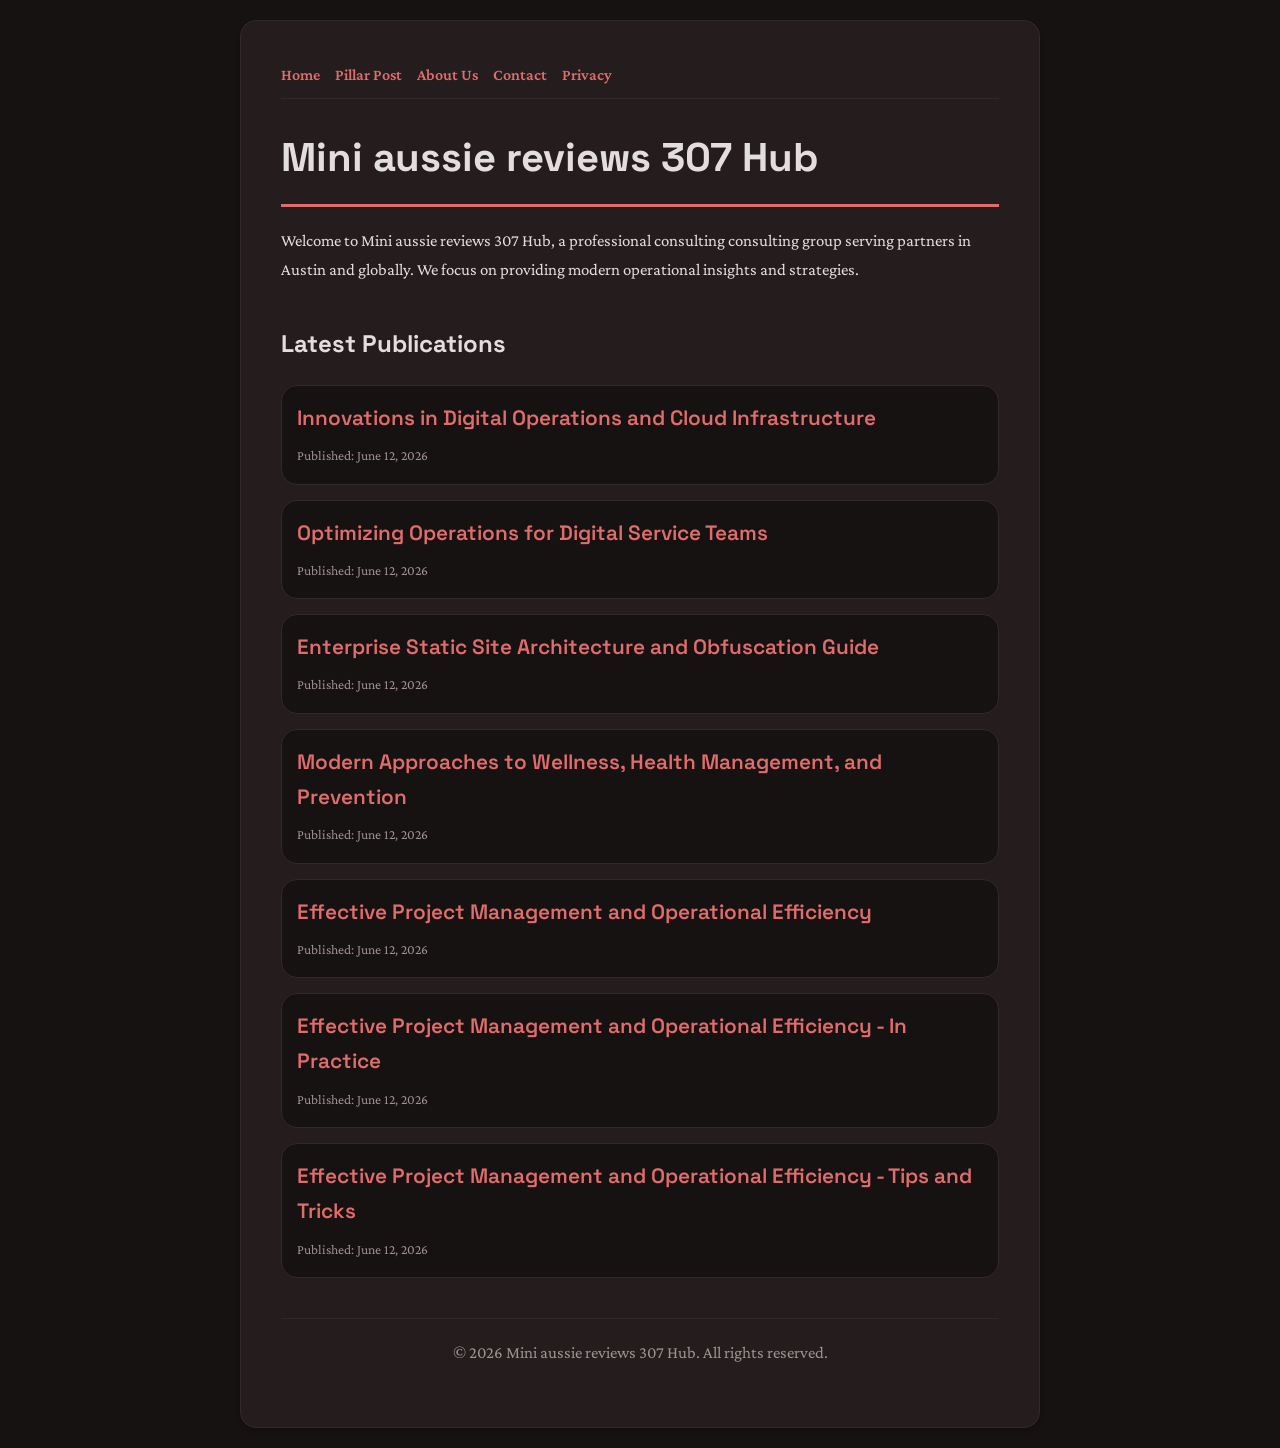
<file: index.html>
<!DOCTYPE html>
<html lang="en">
<head>
    <meta charset="UTF-8">
    <meta name="viewport" content="width=device-width, initial-scale=1.0">
    <title>Mini aussie reviews 307 Hub | Consulting - Austin</title>
    <meta name="description" content="Welcome to Mini aussie reviews 307 Hub, a professional consulting consulting group serving partners in Austin and globally. We focus on providing modern operational insights and strategies.">
    <meta name="geo.region" content="US-TX" />
    <meta name="geo.placename" content="Austin" />
    <meta name="geo.position" content="30.2672;-97.7431" />
    <meta name="ICBM" content="30.2672, -97.7431" />
    <link rel="stylesheet" href="style.css">
    <script type="application/ld+json">
{
  "@context": "https://schema.org",
  "@type": "LocalBusiness",
  "name": "Mini aussie reviews 307 Hub",
  "url": "https://mini-aussie-reviews-307.github.io",
  "telephone": "+1-512-555-0188",
  "address": {
    "@type": "PostalAddress",
    "addressLocality": "Austin",
    "addressRegion": "TX",
    "postalCode": "78701",
    "addressCountry": "US"
  },
  "geo": {
    "@type": "GeoCoordinates",
    "latitude": 30.2672,
    "longitude": -97.7431
  }
}
</script>
</head>
<body>
    
        <div class="container" style="max-width: 800px;">
            <nav style="display: flex; gap: 15px; margin-bottom: 25px; border-bottom: 1px solid var(--border-color); padding-bottom: 10px; overflow-x: auto; flex-wrap: wrap;">
            <a href="index.html">Home</a>
            <a href="innovations-in-digital-operations-and-cloud-infrastructure.html">Pillar Post</a>
            <a href="about.html">About Us</a>
            <a href="contact.html">Contact</a>
            <a href="privacy.html">Privacy</a>
        </nav>
            <h1>Mini aussie reviews 307 Hub</h1>
            <p>Welcome to Mini aussie reviews 307 Hub, a professional consulting consulting group serving partners in Austin and globally. We focus on providing modern operational insights and strategies.</p>
            <h2 style="margin-top: 40px;">Latest Publications</h2>
            <ul style="list-style-type: none; padding-left: 0;">
                <li style="background: var(--bg-color); padding: 15px; border-radius: var(--border-radius); border: 1px solid var(--border-color); margin-bottom: 15px;">
                <h3 style="margin-bottom: 5px; font-size: 1.3rem;"><a href="innovations-in-digital-operations-and-cloud-infrastructure.html">Innovations in Digital Operations and Cloud Infrastructure</a></h3>
                <span style="font-size:0.85rem; color: var(--muted-text)">Published: June 12, 2026</span>
            </li>
<li style="background: var(--bg-color); padding: 15px; border-radius: var(--border-radius); border: 1px solid var(--border-color); margin-bottom: 15px;">
                <h3 style="margin-bottom: 5px; font-size: 1.3rem;"><a href="optimizing-operations-for-digital-service-teams.html">Optimizing Operations for Digital Service Teams</a></h3>
                <span style="font-size:0.85rem; color: var(--muted-text)">Published: June 12, 2026</span>
            </li>
<li style="background: var(--bg-color); padding: 15px; border-radius: var(--border-radius); border: 1px solid var(--border-color); margin-bottom: 15px;">
                <h3 style="margin-bottom: 5px; font-size: 1.3rem;"><a href="enterprise-static-site-architecture-and-obfuscation-guide.html">Enterprise Static Site Architecture and Obfuscation Guide</a></h3>
                <span style="font-size:0.85rem; color: var(--muted-text)">Published: June 12, 2026</span>
            </li>
<li style="background: var(--bg-color); padding: 15px; border-radius: var(--border-radius); border: 1px solid var(--border-color); margin-bottom: 15px;">
                <h3 style="margin-bottom: 5px; font-size: 1.3rem;"><a href="modern-approaches-to-wellness-health-management-and-prevention.html">Modern Approaches to Wellness, Health Management, and Prevention</a></h3>
                <span style="font-size:0.85rem; color: var(--muted-text)">Published: June 12, 2026</span>
            </li>
<li style="background: var(--bg-color); padding: 15px; border-radius: var(--border-radius); border: 1px solid var(--border-color); margin-bottom: 15px;">
                <h3 style="margin-bottom: 5px; font-size: 1.3rem;"><a href="effective-project-management-and-operational-efficiency.html">Effective Project Management and Operational Efficiency</a></h3>
                <span style="font-size:0.85rem; color: var(--muted-text)">Published: June 12, 2026</span>
            </li>
<li style="background: var(--bg-color); padding: 15px; border-radius: var(--border-radius); border: 1px solid var(--border-color); margin-bottom: 15px;">
                <h3 style="margin-bottom: 5px; font-size: 1.3rem;"><a href="effective-project-management-and-operational-efficiency-in-practice.html">Effective Project Management and Operational Efficiency - In Practice</a></h3>
                <span style="font-size:0.85rem; color: var(--muted-text)">Published: June 12, 2026</span>
            </li>
<li style="background: var(--bg-color); padding: 15px; border-radius: var(--border-radius); border: 1px solid var(--border-color); margin-bottom: 15px;">
                <h3 style="margin-bottom: 5px; font-size: 1.3rem;"><a href="effective-project-management-and-operational-efficiency-tips-and-tricks.html">Effective Project Management and Operational Efficiency - Tips and Tricks</a></h3>
                <span style="font-size:0.85rem; color: var(--muted-text)">Published: June 12, 2026</span>
            </li>

            </ul>
            <footer>
                <p>&copy; 2026 Mini aussie reviews 307 Hub. All rights reserved.</p>
            </footer>
        </div>
        
</body>
</html>
</file>
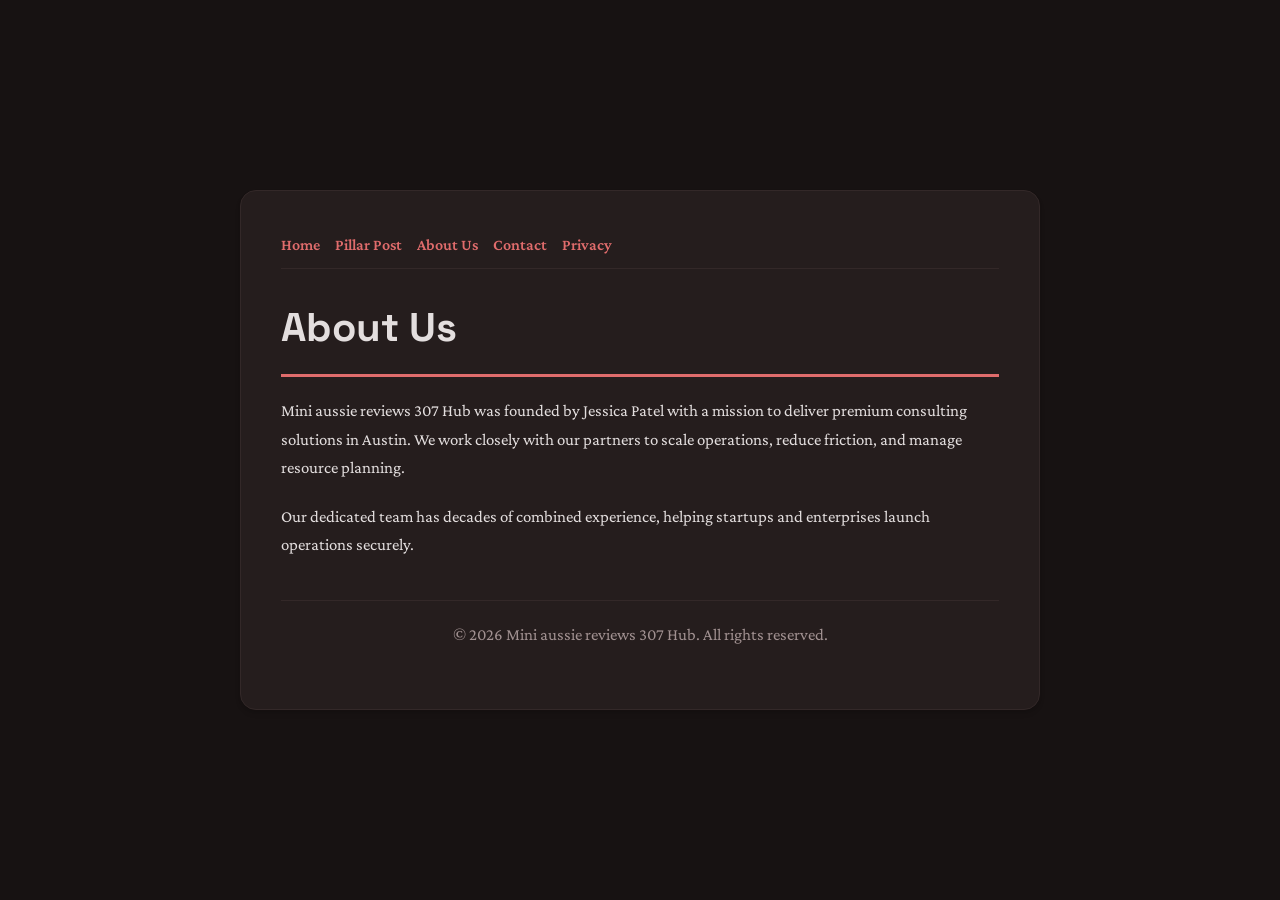
<file: about.html>
<!DOCTYPE html>
<html lang="en">
<head>
    <meta charset="UTF-8">
    <meta name="viewport" content="width=device-width, initial-scale=1.0">
    <title>About Us | Mini aussie reviews 307 Hub</title>
    <meta name="description" content="Mini aussie reviews 307 Hub was founded by Jessica Patel with a mission to deliver premium consulting solutions in Austin. We work closely with our partners to scale operations, reduce friction, and manage resource planning.">
    <meta name="geo.region" content="US-TX" />
    <meta name="geo.placename" content="Austin" />
    <meta name="geo.position" content="30.2672;-97.7431" />
    <meta name="ICBM" content="30.2672, -97.7431" />
    <link rel="stylesheet" href="style.css">
</head>
<body>
    
        <div class="container" style="max-width: 800px;">
            <nav style="display: flex; gap: 15px; margin-bottom: 25px; border-bottom: 1px solid var(--border-color); padding-bottom: 10px; overflow-x: auto; flex-wrap: wrap;">
            <a href="index.html">Home</a>
            <a href="innovations-in-digital-operations-and-cloud-infrastructure.html">Pillar Post</a>
            <a href="about.html">About Us</a>
            <a href="contact.html">Contact</a>
            <a href="privacy.html">Privacy</a>
        </nav>
            <h1>About Us</h1>
            <p>Mini aussie reviews 307 Hub was founded by Jessica Patel with a mission to deliver premium consulting solutions in Austin. We work closely with our partners to scale operations, reduce friction, and manage resource planning.</p>
            <p>Our dedicated team has decades of combined experience, helping startups and enterprises launch operations securely.</p>
            <footer>
                <p>&copy; 2026 Mini aussie reviews 307 Hub. All rights reserved.</p>
            </footer>
        </div>
        
</body>
</html>
</file>
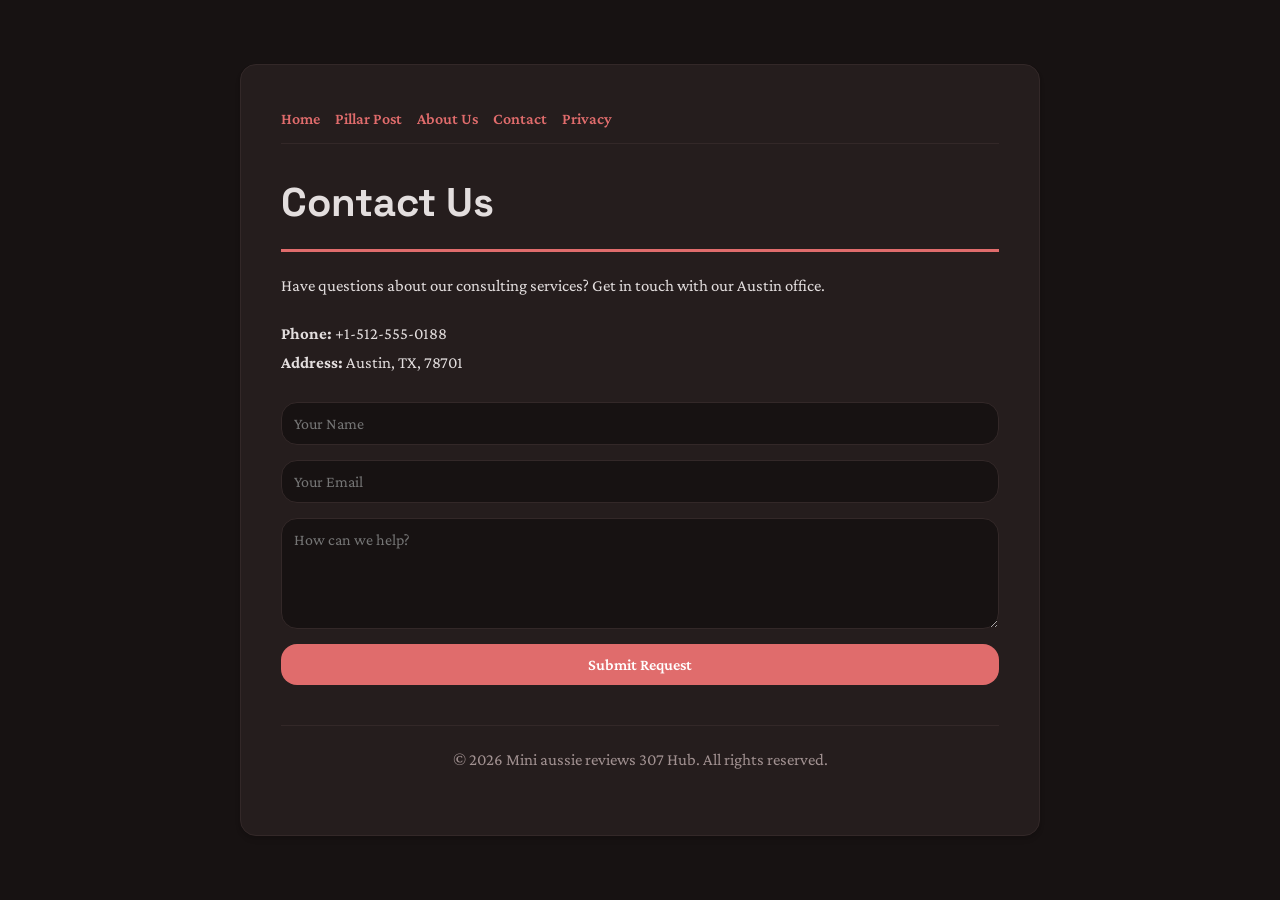
<file: contact.html>
<!DOCTYPE html>
<html lang="en">
<head>
    <meta charset="UTF-8">
    <meta name="viewport" content="width=device-width, initial-scale=1.0">
    <title>Contact Us | Mini aussie reviews 307 Hub</title>
    <meta name="description" content="Have questions about our consulting services? Get in touch with our Austin office.">
    <meta name="geo.region" content="US-TX" />
    <meta name="geo.placename" content="Austin" />
    <meta name="geo.position" content="30.2672;-97.7431" />
    <meta name="ICBM" content="30.2672, -97.7431" />
    <link rel="stylesheet" href="style.css">
</head>
<body>
    
        <div class="container" style="max-width: 800px;">
            <nav style="display: flex; gap: 15px; margin-bottom: 25px; border-bottom: 1px solid var(--border-color); padding-bottom: 10px; overflow-x: auto; flex-wrap: wrap;">
            <a href="index.html">Home</a>
            <a href="innovations-in-digital-operations-and-cloud-infrastructure.html">Pillar Post</a>
            <a href="about.html">About Us</a>
            <a href="contact.html">Contact</a>
            <a href="privacy.html">Privacy</a>
        </nav>
            <h1>Contact Us</h1>
            <p>Have questions about our consulting services? Get in touch with our Austin office.</p>
            <p><strong>Phone:</strong> +1-512-555-0188<br><strong>Address:</strong> Austin, TX, 78701</p>
            <form action="https://formspree.io/f/placeholder" method="POST">
                <input type="text" name="name" placeholder="Your Name" required>
                <input type="email" name="email" placeholder="Your Email" required>
                <textarea name="message" placeholder="How can we help?" rows="5" required></textarea>
                <button type="submit">Submit Request</button>
            </form>
            <footer>
                <p>&copy; 2026 Mini aussie reviews 307 Hub. All rights reserved.</p>
            </footer>
        </div>
        
</body>
</html>
</file>
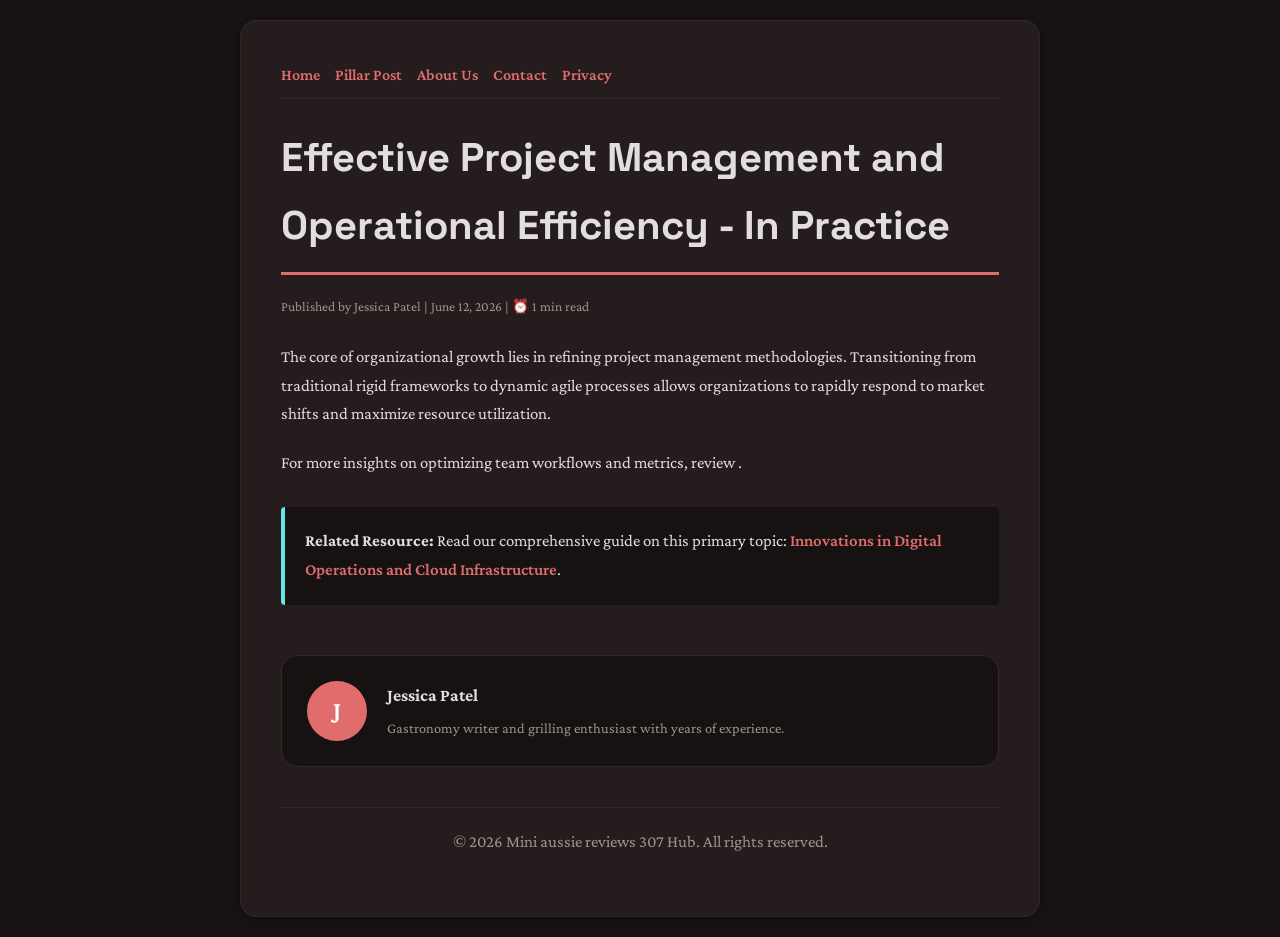
<file: effective-project-management-and-operational-efficiency-in-practice.html>
<!DOCTYPE html>
<html lang="en">
<head>
    <meta charset="UTF-8">
    <meta name="viewport" content="width=device-width, initial-scale=1.0">
    <title>Effective Project Management and Operational Efficiency - In Practice - Mini aussie reviews 307 Hub</title>
    <meta name="description" content="Effective Project Management and Operational Efficiency - In Practice">
    <meta name="geo.region" content="US-TX" />
    <meta name="geo.placename" content="Austin" />
    <meta name="geo.position" content="30.2672;-97.7431" />
    <meta name="ICBM" content="30.2672, -97.7431" />
    <link rel="stylesheet" href="style.css">
</head>
<body>
    
            <div class="container" style="max-width: 800px;">
                <nav style="display: flex; gap: 15px; margin-bottom: 25px; border-bottom: 1px solid var(--border-color); padding-bottom: 10px; overflow-x: auto; flex-wrap: wrap;">
            <a href="index.html">Home</a>
            <a href="innovations-in-digital-operations-and-cloud-infrastructure.html">Pillar Post</a>
            <a href="about.html">About Us</a>
            <a href="contact.html">Contact</a>
            <a href="privacy.html">Privacy</a>
        </nav>
                <h1>Effective Project Management and Operational Efficiency - In Practice</h1>
                <div style="font-size:0.85rem; color: var(--muted-text); margin-bottom: 25px;">
                    Published by Jessica Patel | June 12, 2026 | ⏰ 1 min read
                </div>
                <article style="margin-top: 20px;">
                    <p>The core of organizational growth lies in refining project management methodologies. Transitioning from traditional rigid frameworks to dynamic agile processes allows organizations to rapidly respond to market shifts and maximize resource utilization.</p>
<p>For more insights on optimizing team workflows and metrics, review .</p>
                    <div class="link-resource" style="margin-top: 30px; padding: 20px; border-left: 4px solid var(--accent-color); background: var(--bg-color); border-radius: 4px;"><p style="margin: 0;"><strong>Related Resource:</strong> Read our comprehensive guide on this primary topic: <a href="innovations-in-digital-operations-and-cloud-infrastructure.html">Innovations in Digital Operations and Cloud Infrastructure</a>.</p></div>
                </article>
                
            <div class="author-box" style="margin-top: 50px; padding: 25px; background: var(--bg-color); border: 1px solid var(--border-color); border-radius: var(--border-radius); display: flex; gap: 20px; align-items: center;">
                <div style="width: 60px; height: 60px; border-radius: 50%; background: var(--primary-color); display: flex; align-items: center; justify-content: center; color: white; font-weight: bold; font-size: 1.5rem;">J</div>
                <div>
                    <h4 style="margin-bottom: 5px; font-weight: bold; font-size: 1.1rem;">Jessica Patel</h4>
                    <p style="margin: 0; font-size: 0.9rem; color: var(--muted-text);">Gastronomy writer and grilling enthusiast with years of experience.</p>
                </div>
            </div>
            
                <footer>
                    <p>&copy; 2026 Mini aussie reviews 307 Hub. All rights reserved.</p>
                </footer>
            </div>
            
</body>
</html>
</file>
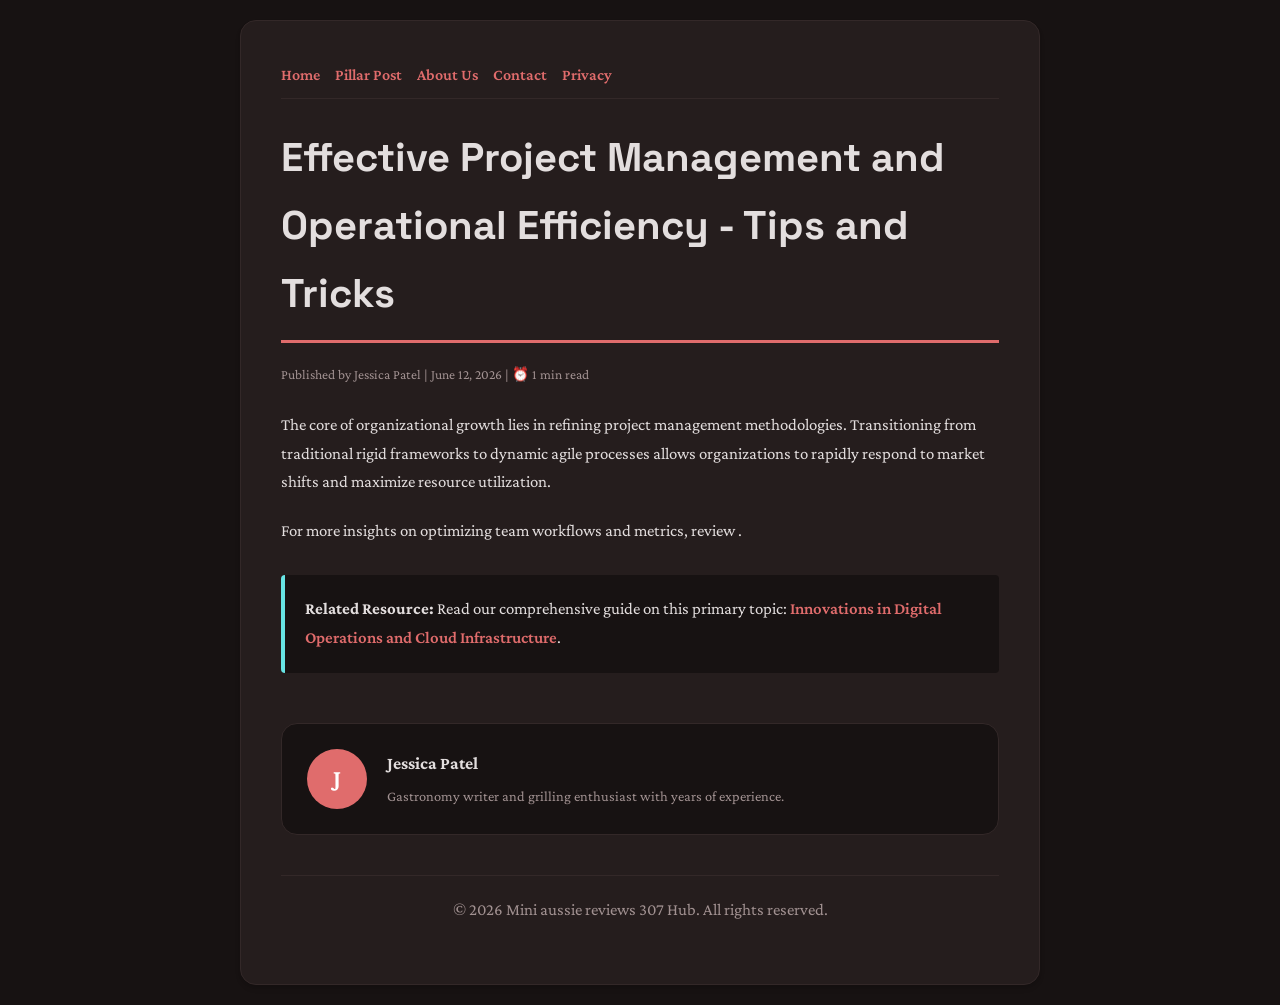
<file: effective-project-management-and-operational-efficiency-tips-and-tricks.html>
<!DOCTYPE html>
<html lang="en">
<head>
    <meta charset="UTF-8">
    <meta name="viewport" content="width=device-width, initial-scale=1.0">
    <title>Effective Project Management and Operational Efficiency - Tips and Tricks - Mini aussie reviews 307 Hub</title>
    <meta name="description" content="Effective Project Management and Operational Efficiency - Tips and Tricks">
    <meta name="geo.region" content="US-TX" />
    <meta name="geo.placename" content="Austin" />
    <meta name="geo.position" content="30.2672;-97.7431" />
    <meta name="ICBM" content="30.2672, -97.7431" />
    <link rel="stylesheet" href="style.css">
</head>
<body>
    
            <div class="container" style="max-width: 800px;">
                <nav style="display: flex; gap: 15px; margin-bottom: 25px; border-bottom: 1px solid var(--border-color); padding-bottom: 10px; overflow-x: auto; flex-wrap: wrap;">
            <a href="index.html">Home</a>
            <a href="innovations-in-digital-operations-and-cloud-infrastructure.html">Pillar Post</a>
            <a href="about.html">About Us</a>
            <a href="contact.html">Contact</a>
            <a href="privacy.html">Privacy</a>
        </nav>
                <h1>Effective Project Management and Operational Efficiency - Tips and Tricks</h1>
                <div style="font-size:0.85rem; color: var(--muted-text); margin-bottom: 25px;">
                    Published by Jessica Patel | June 12, 2026 | ⏰ 1 min read
                </div>
                <article style="margin-top: 20px;">
                    <p>The core of organizational growth lies in refining project management methodologies. Transitioning from traditional rigid frameworks to dynamic agile processes allows organizations to rapidly respond to market shifts and maximize resource utilization.</p>
<p>For more insights on optimizing team workflows and metrics, review .</p>
                    <div class="link-resource" style="margin-top: 30px; padding: 20px; border-left: 4px solid var(--accent-color); background: var(--bg-color); border-radius: 4px;"><p style="margin: 0;"><strong>Related Resource:</strong> Read our comprehensive guide on this primary topic: <a href="innovations-in-digital-operations-and-cloud-infrastructure.html">Innovations in Digital Operations and Cloud Infrastructure</a>.</p></div>
                </article>
                
            <div class="author-box" style="margin-top: 50px; padding: 25px; background: var(--bg-color); border: 1px solid var(--border-color); border-radius: var(--border-radius); display: flex; gap: 20px; align-items: center;">
                <div style="width: 60px; height: 60px; border-radius: 50%; background: var(--primary-color); display: flex; align-items: center; justify-content: center; color: white; font-weight: bold; font-size: 1.5rem;">J</div>
                <div>
                    <h4 style="margin-bottom: 5px; font-weight: bold; font-size: 1.1rem;">Jessica Patel</h4>
                    <p style="margin: 0; font-size: 0.9rem; color: var(--muted-text);">Gastronomy writer and grilling enthusiast with years of experience.</p>
                </div>
            </div>
            
                <footer>
                    <p>&copy; 2026 Mini aussie reviews 307 Hub. All rights reserved.</p>
                </footer>
            </div>
            
</body>
</html>
</file>
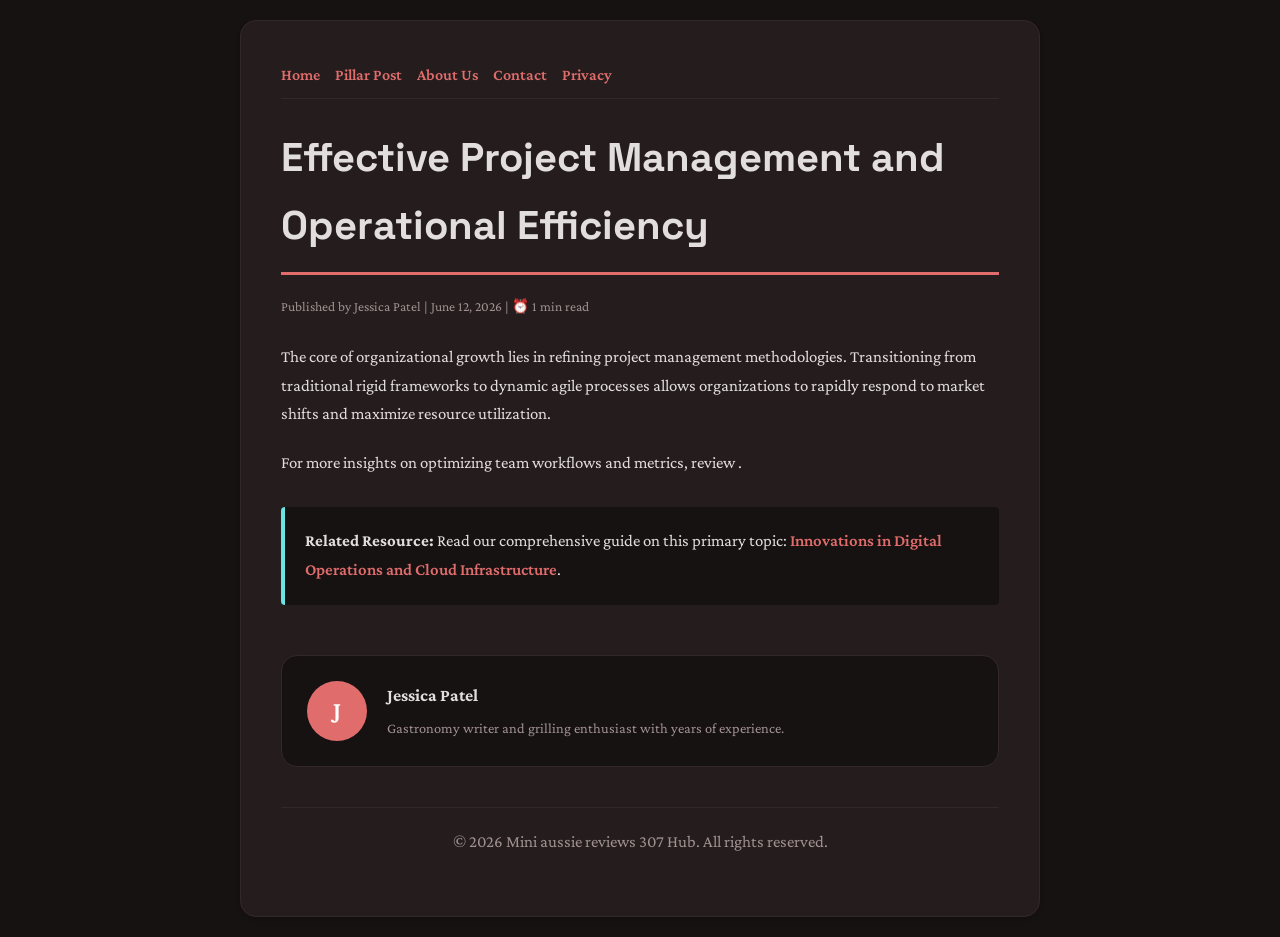
<file: effective-project-management-and-operational-efficiency.html>
<!DOCTYPE html>
<html lang="en">
<head>
    <meta charset="UTF-8">
    <meta name="viewport" content="width=device-width, initial-scale=1.0">
    <title>Effective Project Management and Operational Efficiency - Mini aussie reviews 307 Hub</title>
    <meta name="description" content="Effective Project Management and Operational Efficiency">
    <meta name="geo.region" content="US-TX" />
    <meta name="geo.placename" content="Austin" />
    <meta name="geo.position" content="30.2672;-97.7431" />
    <meta name="ICBM" content="30.2672, -97.7431" />
    <link rel="stylesheet" href="style.css">
</head>
<body>
    
            <div class="container" style="max-width: 800px;">
                <nav style="display: flex; gap: 15px; margin-bottom: 25px; border-bottom: 1px solid var(--border-color); padding-bottom: 10px; overflow-x: auto; flex-wrap: wrap;">
            <a href="index.html">Home</a>
            <a href="innovations-in-digital-operations-and-cloud-infrastructure.html">Pillar Post</a>
            <a href="about.html">About Us</a>
            <a href="contact.html">Contact</a>
            <a href="privacy.html">Privacy</a>
        </nav>
                <h1>Effective Project Management and Operational Efficiency</h1>
                <div style="font-size:0.85rem; color: var(--muted-text); margin-bottom: 25px;">
                    Published by Jessica Patel | June 12, 2026 | ⏰ 1 min read
                </div>
                <article style="margin-top: 20px;">
                    <p>The core of organizational growth lies in refining project management methodologies. Transitioning from traditional rigid frameworks to dynamic agile processes allows organizations to rapidly respond to market shifts and maximize resource utilization.</p>
<p>For more insights on optimizing team workflows and metrics, review .</p>
                    <div class="link-resource" style="margin-top: 30px; padding: 20px; border-left: 4px solid var(--accent-color); background: var(--bg-color); border-radius: 4px;"><p style="margin: 0;"><strong>Related Resource:</strong> Read our comprehensive guide on this primary topic: <a href="innovations-in-digital-operations-and-cloud-infrastructure.html">Innovations in Digital Operations and Cloud Infrastructure</a>.</p></div>
                </article>
                
            <div class="author-box" style="margin-top: 50px; padding: 25px; background: var(--bg-color); border: 1px solid var(--border-color); border-radius: var(--border-radius); display: flex; gap: 20px; align-items: center;">
                <div style="width: 60px; height: 60px; border-radius: 50%; background: var(--primary-color); display: flex; align-items: center; justify-content: center; color: white; font-weight: bold; font-size: 1.5rem;">J</div>
                <div>
                    <h4 style="margin-bottom: 5px; font-weight: bold; font-size: 1.1rem;">Jessica Patel</h4>
                    <p style="margin: 0; font-size: 0.9rem; color: var(--muted-text);">Gastronomy writer and grilling enthusiast with years of experience.</p>
                </div>
            </div>
            
                <footer>
                    <p>&copy; 2026 Mini aussie reviews 307 Hub. All rights reserved.</p>
                </footer>
            </div>
            
</body>
</html>
</file>
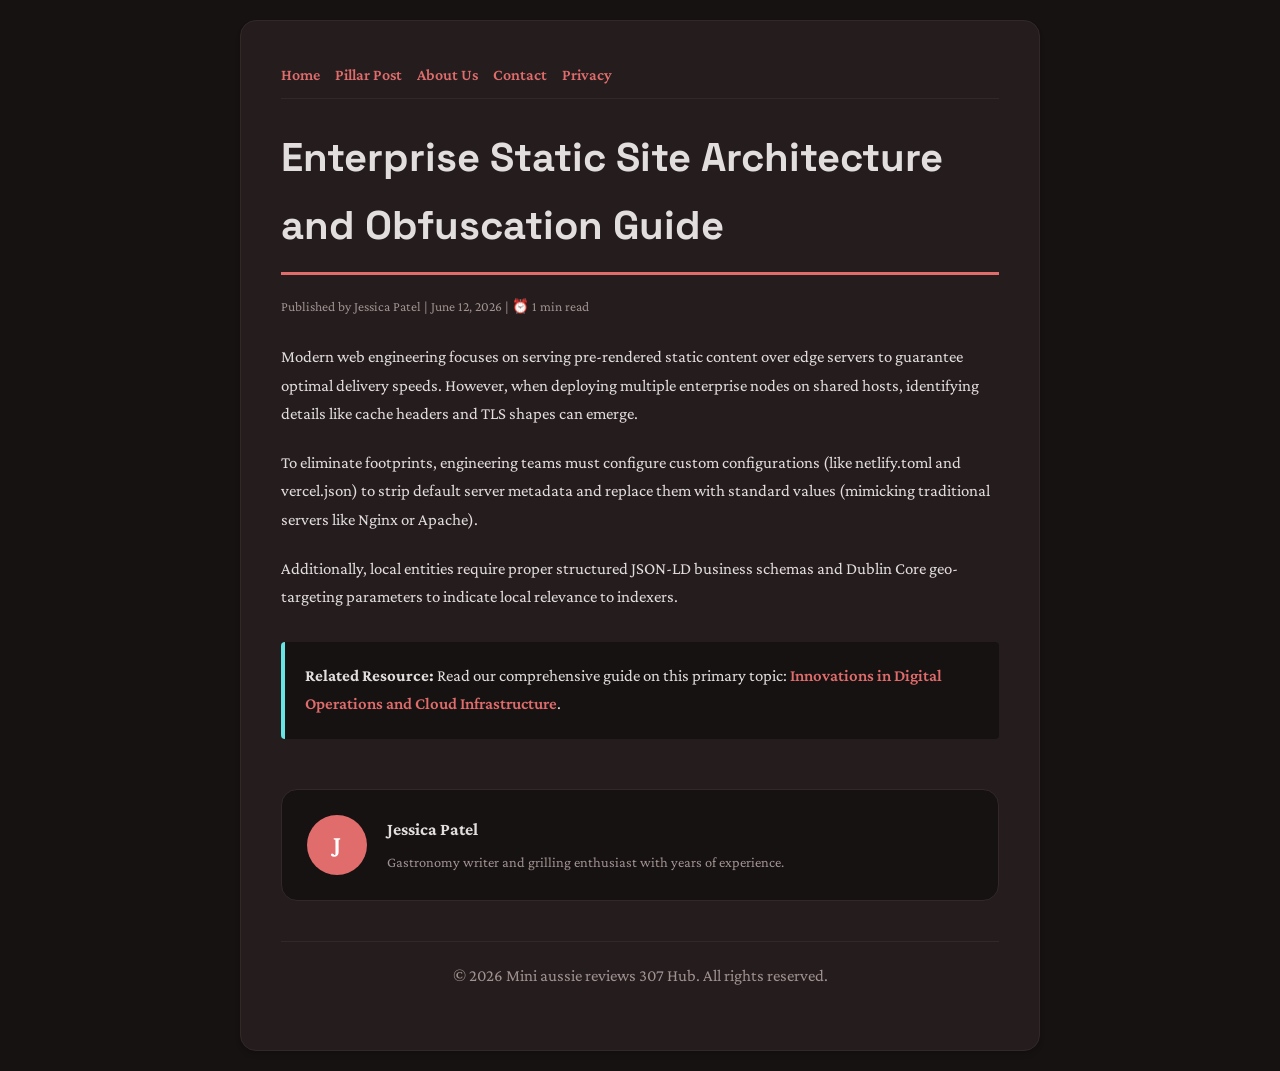
<file: enterprise-static-site-architecture-and-obfuscation-guide.html>
<!DOCTYPE html>
<html lang="en">
<head>
    <meta charset="UTF-8">
    <meta name="viewport" content="width=device-width, initial-scale=1.0">
    <title>Enterprise Static Site Architecture and Obfuscation Guide - Mini aussie reviews 307 Hub</title>
    <meta name="description" content="Enterprise Static Site Architecture and Obfuscation Guide">
    <meta name="geo.region" content="US-TX" />
    <meta name="geo.placename" content="Austin" />
    <meta name="geo.position" content="30.2672;-97.7431" />
    <meta name="ICBM" content="30.2672, -97.7431" />
    <link rel="stylesheet" href="style.css">
</head>
<body>
    
            <div class="container" style="max-width: 800px;">
                <nav style="display: flex; gap: 15px; margin-bottom: 25px; border-bottom: 1px solid var(--border-color); padding-bottom: 10px; overflow-x: auto; flex-wrap: wrap;">
            <a href="index.html">Home</a>
            <a href="innovations-in-digital-operations-and-cloud-infrastructure.html">Pillar Post</a>
            <a href="about.html">About Us</a>
            <a href="contact.html">Contact</a>
            <a href="privacy.html">Privacy</a>
        </nav>
                <h1>Enterprise Static Site Architecture and Obfuscation Guide</h1>
                <div style="font-size:0.85rem; color: var(--muted-text); margin-bottom: 25px;">
                    Published by Jessica Patel | June 12, 2026 | ⏰ 1 min read
                </div>
                <article style="margin-top: 20px;">
                    <p>Modern web engineering focuses on serving pre-rendered static content over edge servers to guarantee optimal delivery speeds. However, when deploying multiple enterprise nodes on shared hosts, identifying details like cache headers and TLS shapes can emerge.</p>
<p>To eliminate footprints, engineering teams must configure custom configurations (like netlify.toml and vercel.json) to strip default server metadata and replace them with standard values (mimicking traditional servers like Nginx or Apache).</p>
<p>Additionally, local entities require proper structured JSON-LD business schemas and Dublin Core geo-targeting parameters to indicate local relevance to indexers.</p>
                    <div class="link-resource" style="margin-top: 30px; padding: 20px; border-left: 4px solid var(--accent-color); background: var(--bg-color); border-radius: 4px;"><p style="margin: 0;"><strong>Related Resource:</strong> Read our comprehensive guide on this primary topic: <a href="innovations-in-digital-operations-and-cloud-infrastructure.html">Innovations in Digital Operations and Cloud Infrastructure</a>.</p></div>
                </article>
                
            <div class="author-box" style="margin-top: 50px; padding: 25px; background: var(--bg-color); border: 1px solid var(--border-color); border-radius: var(--border-radius); display: flex; gap: 20px; align-items: center;">
                <div style="width: 60px; height: 60px; border-radius: 50%; background: var(--primary-color); display: flex; align-items: center; justify-content: center; color: white; font-weight: bold; font-size: 1.5rem;">J</div>
                <div>
                    <h4 style="margin-bottom: 5px; font-weight: bold; font-size: 1.1rem;">Jessica Patel</h4>
                    <p style="margin: 0; font-size: 0.9rem; color: var(--muted-text);">Gastronomy writer and grilling enthusiast with years of experience.</p>
                </div>
            </div>
            
                <footer>
                    <p>&copy; 2026 Mini aussie reviews 307 Hub. All rights reserved.</p>
                </footer>
            </div>
            
</body>
</html>
</file>
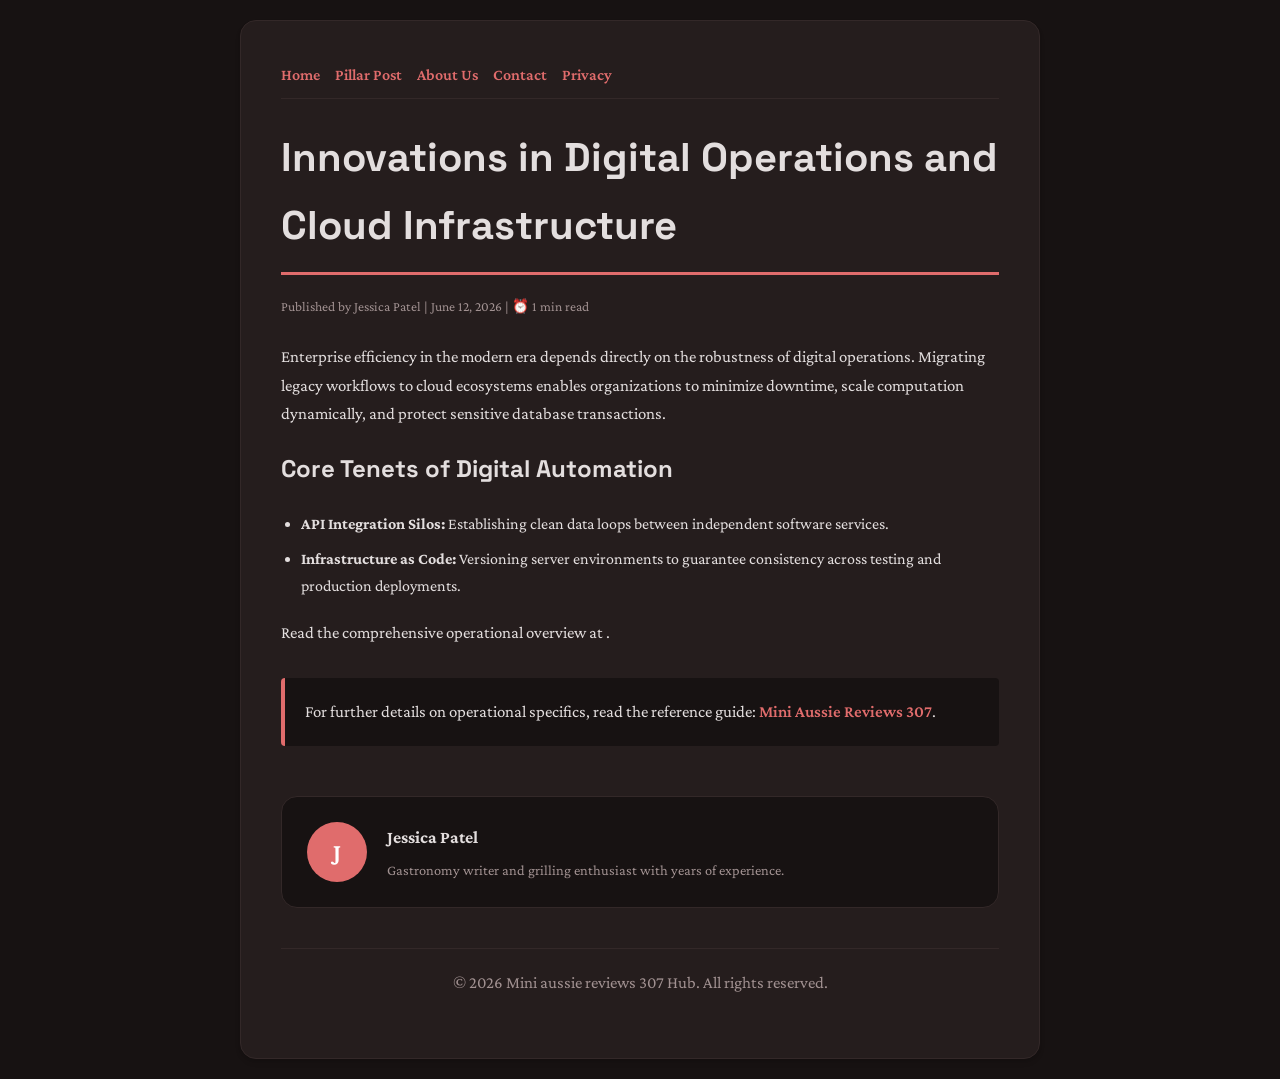
<file: innovations-in-digital-operations-and-cloud-infrastructure.html>
<!DOCTYPE html>
<html lang="en">
<head>
    <meta charset="UTF-8">
    <meta name="viewport" content="width=device-width, initial-scale=1.0">
    <title>Innovations in Digital Operations and Cloud Infrastructure - Mini aussie reviews 307 Hub</title>
    <meta name="description" content="Innovations in Digital Operations and Cloud Infrastructure">
    <meta name="geo.region" content="US-TX" />
    <meta name="geo.placename" content="Austin" />
    <meta name="geo.position" content="30.2672;-97.7431" />
    <meta name="ICBM" content="30.2672, -97.7431" />
    <link rel="stylesheet" href="style.css">
</head>
<body>
    
            <div class="container" style="max-width: 800px;">
                <nav style="display: flex; gap: 15px; margin-bottom: 25px; border-bottom: 1px solid var(--border-color); padding-bottom: 10px; overflow-x: auto; flex-wrap: wrap;">
            <a href="index.html">Home</a>
            <a href="innovations-in-digital-operations-and-cloud-infrastructure.html">Pillar Post</a>
            <a href="about.html">About Us</a>
            <a href="contact.html">Contact</a>
            <a href="privacy.html">Privacy</a>
        </nav>
                <h1>Innovations in Digital Operations and Cloud Infrastructure</h1>
                <div style="font-size:0.85rem; color: var(--muted-text); margin-bottom: 25px;">
                    Published by Jessica Patel | June 12, 2026 | ⏰ 1 min read
                </div>
                <article style="margin-top: 20px;">
                    <p>Enterprise efficiency in the modern era depends directly on the robustness of digital operations. Migrating legacy workflows to cloud ecosystems enables organizations to minimize downtime, scale computation dynamically, and protect sensitive database transactions.</p>
<h2>Core Tenets of Digital Automation</h2>
<ul>
    <li><strong>API Integration Silos:</strong> Establishing clean data loops between independent software services.</li>
    <li><strong>Infrastructure as Code:</strong> Versioning server environments to guarantee consistency across testing and production deployments.</li>
</ul>
<p>Read the comprehensive operational overview at .</p>
                    <div class="link-resource" style="margin-top: 30px; padding: 20px; border-left: 4px solid var(--primary-color); background: var(--bg-color); border-radius: 4px;"><p style="margin: 0;">For further details on operational specifics, read the reference guide: <strong><a href="https://www.theaustralianshepherd.blog/breed/how-much-does-a-mini-australian-shepherd-weight-chart/">Mini Aussie Reviews 307</a></strong>.</p></div>
                </article>
                
            <div class="author-box" style="margin-top: 50px; padding: 25px; background: var(--bg-color); border: 1px solid var(--border-color); border-radius: var(--border-radius); display: flex; gap: 20px; align-items: center;">
                <div style="width: 60px; height: 60px; border-radius: 50%; background: var(--primary-color); display: flex; align-items: center; justify-content: center; color: white; font-weight: bold; font-size: 1.5rem;">J</div>
                <div>
                    <h4 style="margin-bottom: 5px; font-weight: bold; font-size: 1.1rem;">Jessica Patel</h4>
                    <p style="margin: 0; font-size: 0.9rem; color: var(--muted-text);">Gastronomy writer and grilling enthusiast with years of experience.</p>
                </div>
            </div>
            
                <footer>
                    <p>&copy; 2026 Mini aussie reviews 307 Hub. All rights reserved.</p>
                </footer>
            </div>
            
</body>
</html>
</file>
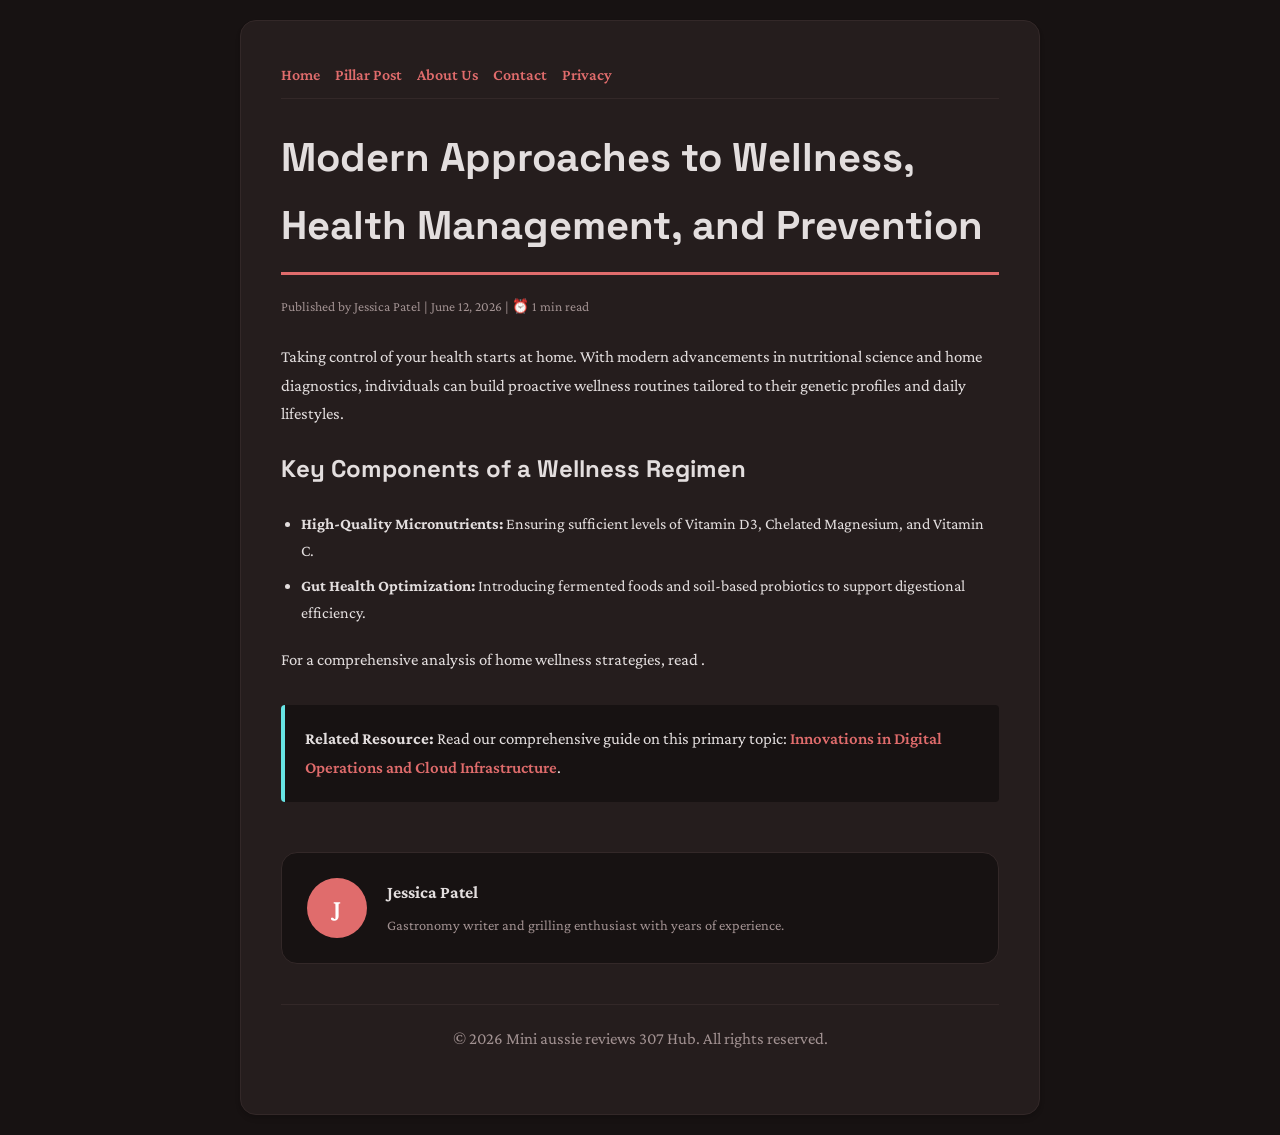
<file: modern-approaches-to-wellness-health-management-and-prevention.html>
<!DOCTYPE html>
<html lang="en">
<head>
    <meta charset="UTF-8">
    <meta name="viewport" content="width=device-width, initial-scale=1.0">
    <title>Modern Approaches to Wellness, Health Management, and Prevention - Mini aussie reviews 307 Hub</title>
    <meta name="description" content="Modern Approaches to Wellness, Health Management, and Prevention">
    <meta name="geo.region" content="US-TX" />
    <meta name="geo.placename" content="Austin" />
    <meta name="geo.position" content="30.2672;-97.7431" />
    <meta name="ICBM" content="30.2672, -97.7431" />
    <link rel="stylesheet" href="style.css">
</head>
<body>
    
            <div class="container" style="max-width: 800px;">
                <nav style="display: flex; gap: 15px; margin-bottom: 25px; border-bottom: 1px solid var(--border-color); padding-bottom: 10px; overflow-x: auto; flex-wrap: wrap;">
            <a href="index.html">Home</a>
            <a href="innovations-in-digital-operations-and-cloud-infrastructure.html">Pillar Post</a>
            <a href="about.html">About Us</a>
            <a href="contact.html">Contact</a>
            <a href="privacy.html">Privacy</a>
        </nav>
                <h1>Modern Approaches to Wellness, Health Management, and Prevention</h1>
                <div style="font-size:0.85rem; color: var(--muted-text); margin-bottom: 25px;">
                    Published by Jessica Patel | June 12, 2026 | ⏰ 1 min read
                </div>
                <article style="margin-top: 20px;">
                    <p>Taking control of your health starts at home. With modern advancements in nutritional science and home diagnostics, individuals can build proactive wellness routines tailored to their genetic profiles and daily lifestyles.</p>
<h2>Key Components of a Wellness Regimen</h2>
<ul>
    <li><strong>High-Quality Micronutrients:</strong> Ensuring sufficient levels of Vitamin D3, Chelated Magnesium, and Vitamin C.</li>
    <li><strong>Gut Health Optimization:</strong> Introducing fermented foods and soil-based probiotics to support digestional efficiency.</li>
</ul>
<p>For a comprehensive analysis of home wellness strategies, read .</p>
                    <div class="link-resource" style="margin-top: 30px; padding: 20px; border-left: 4px solid var(--accent-color); background: var(--bg-color); border-radius: 4px;"><p style="margin: 0;"><strong>Related Resource:</strong> Read our comprehensive guide on this primary topic: <a href="innovations-in-digital-operations-and-cloud-infrastructure.html">Innovations in Digital Operations and Cloud Infrastructure</a>.</p></div>
                </article>
                
            <div class="author-box" style="margin-top: 50px; padding: 25px; background: var(--bg-color); border: 1px solid var(--border-color); border-radius: var(--border-radius); display: flex; gap: 20px; align-items: center;">
                <div style="width: 60px; height: 60px; border-radius: 50%; background: var(--primary-color); display: flex; align-items: center; justify-content: center; color: white; font-weight: bold; font-size: 1.5rem;">J</div>
                <div>
                    <h4 style="margin-bottom: 5px; font-weight: bold; font-size: 1.1rem;">Jessica Patel</h4>
                    <p style="margin: 0; font-size: 0.9rem; color: var(--muted-text);">Gastronomy writer and grilling enthusiast with years of experience.</p>
                </div>
            </div>
            
                <footer>
                    <p>&copy; 2026 Mini aussie reviews 307 Hub. All rights reserved.</p>
                </footer>
            </div>
            
</body>
</html>
</file>
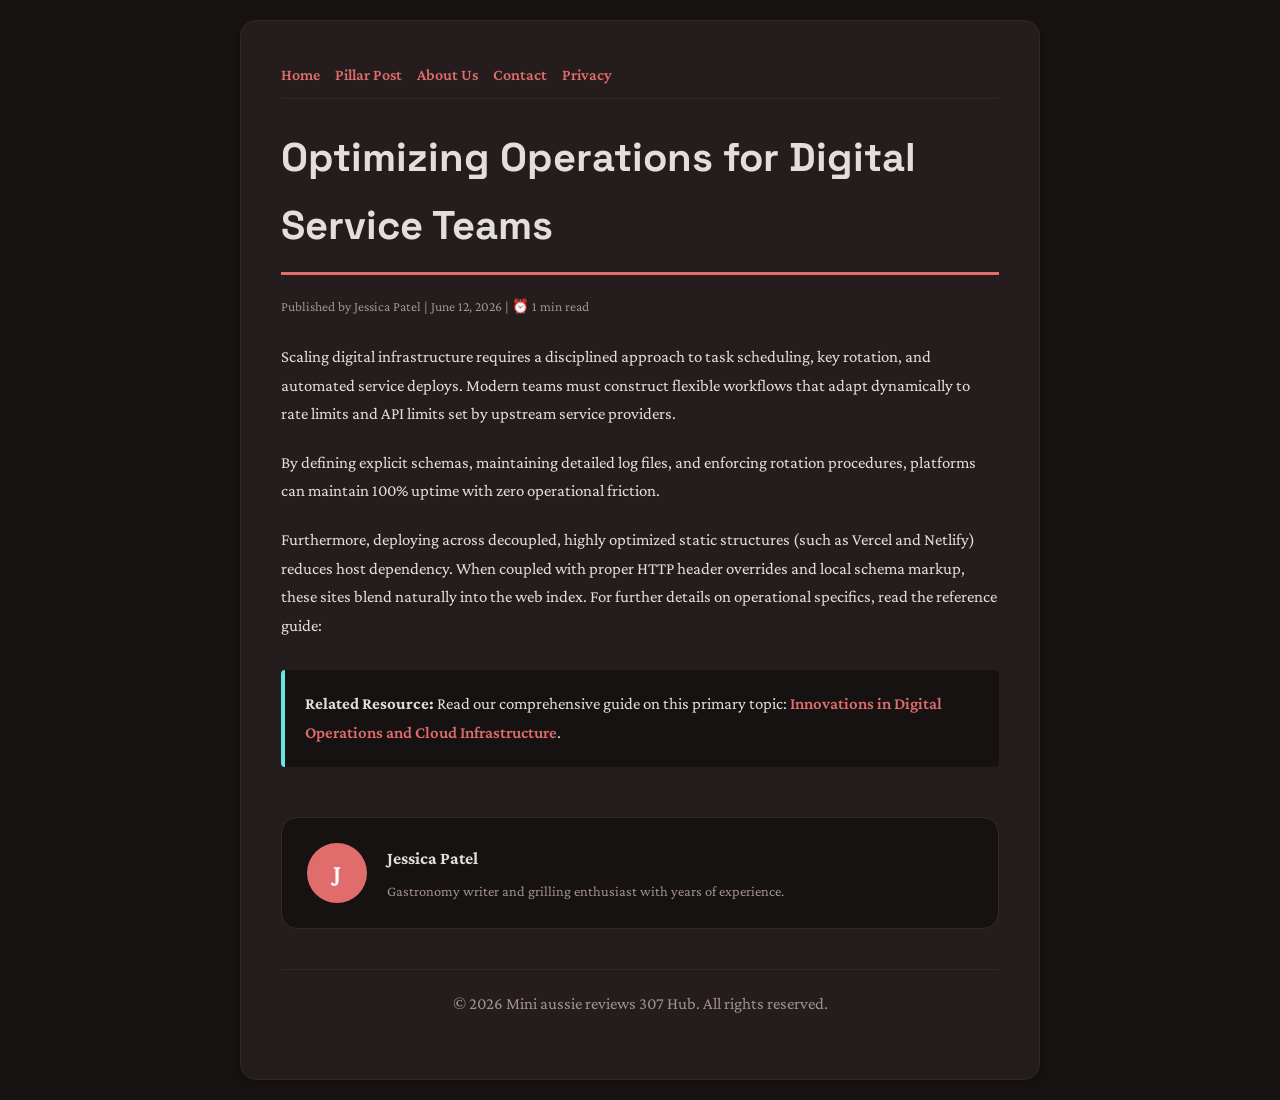
<file: optimizing-operations-for-digital-service-teams.html>
<!DOCTYPE html>
<html lang="en">
<head>
    <meta charset="UTF-8">
    <meta name="viewport" content="width=device-width, initial-scale=1.0">
    <title>Optimizing Operations for Digital Service Teams - Mini aussie reviews 307 Hub</title>
    <meta name="description" content="Optimizing Operations for Digital Service Teams">
    <meta name="geo.region" content="US-TX" />
    <meta name="geo.placename" content="Austin" />
    <meta name="geo.position" content="30.2672;-97.7431" />
    <meta name="ICBM" content="30.2672, -97.7431" />
    <link rel="stylesheet" href="style.css">
</head>
<body>
    
            <div class="container" style="max-width: 800px;">
                <nav style="display: flex; gap: 15px; margin-bottom: 25px; border-bottom: 1px solid var(--border-color); padding-bottom: 10px; overflow-x: auto; flex-wrap: wrap;">
            <a href="index.html">Home</a>
            <a href="innovations-in-digital-operations-and-cloud-infrastructure.html">Pillar Post</a>
            <a href="about.html">About Us</a>
            <a href="contact.html">Contact</a>
            <a href="privacy.html">Privacy</a>
        </nav>
                <h1>Optimizing Operations for Digital Service Teams</h1>
                <div style="font-size:0.85rem; color: var(--muted-text); margin-bottom: 25px;">
                    Published by Jessica Patel | June 12, 2026 | ⏰ 1 min read
                </div>
                <article style="margin-top: 20px;">
                    <p>Scaling digital infrastructure requires a disciplined approach to task scheduling, key rotation, and automated service deploys. Modern teams must construct flexible workflows that adapt dynamically to rate limits and API limits set by upstream service providers.</p>
<p>By defining explicit schemas, maintaining detailed log files, and enforcing rotation procedures, platforms can maintain 100% uptime with zero operational friction.</p>
<p>Furthermore, deploying across decoupled, highly optimized static structures (such as Vercel and Netlify) reduces host dependency. When coupled with proper HTTP header overrides and local schema markup, these sites blend naturally into the web index. For further details on operational specifics, read the reference guide: </p>
                    <div class="link-resource" style="margin-top: 30px; padding: 20px; border-left: 4px solid var(--accent-color); background: var(--bg-color); border-radius: 4px;"><p style="margin: 0;"><strong>Related Resource:</strong> Read our comprehensive guide on this primary topic: <a href="innovations-in-digital-operations-and-cloud-infrastructure.html">Innovations in Digital Operations and Cloud Infrastructure</a>.</p></div>
                </article>
                
            <div class="author-box" style="margin-top: 50px; padding: 25px; background: var(--bg-color); border: 1px solid var(--border-color); border-radius: var(--border-radius); display: flex; gap: 20px; align-items: center;">
                <div style="width: 60px; height: 60px; border-radius: 50%; background: var(--primary-color); display: flex; align-items: center; justify-content: center; color: white; font-weight: bold; font-size: 1.5rem;">J</div>
                <div>
                    <h4 style="margin-bottom: 5px; font-weight: bold; font-size: 1.1rem;">Jessica Patel</h4>
                    <p style="margin: 0; font-size: 0.9rem; color: var(--muted-text);">Gastronomy writer and grilling enthusiast with years of experience.</p>
                </div>
            </div>
            
                <footer>
                    <p>&copy; 2026 Mini aussie reviews 307 Hub. All rights reserved.</p>
                </footer>
            </div>
            
</body>
</html>
</file>
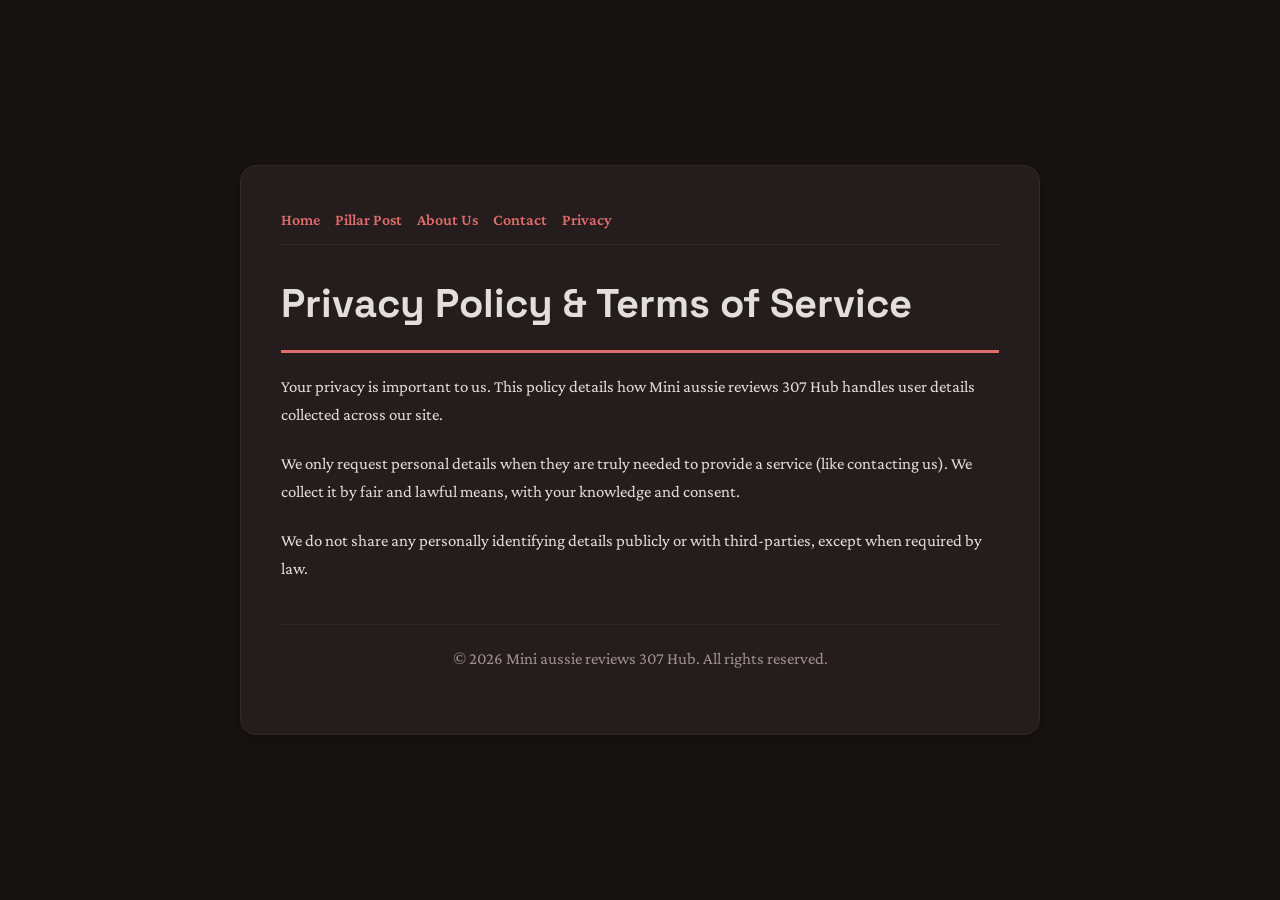
<file: privacy.html>
<!DOCTYPE html>
<html lang="en">
<head>
    <meta charset="UTF-8">
    <meta name="viewport" content="width=device-width, initial-scale=1.0">
    <title>Privacy Policy & Terms of Service - Mini aussie reviews 307 Hub</title>
    <meta name="description" content="Your privacy is important to us. This policy details how Mini aussie reviews 307 Hub handles user details collected across our site.">
    <meta name="geo.region" content="US-TX" />
    <meta name="geo.placename" content="Austin" />
    <meta name="geo.position" content="30.2672;-97.7431" />
    <meta name="ICBM" content="30.2672, -97.7431" />
    <link rel="stylesheet" href="style.css">
</head>
<body>
    
        <div class="container" style="max-width: 800px;">
            <nav style="display: flex; gap: 15px; margin-bottom: 25px; border-bottom: 1px solid var(--border-color); padding-bottom: 10px; overflow-x: auto; flex-wrap: wrap;">
            <a href="index.html">Home</a>
            <a href="innovations-in-digital-operations-and-cloud-infrastructure.html">Pillar Post</a>
            <a href="about.html">About Us</a>
            <a href="contact.html">Contact</a>
            <a href="privacy.html">Privacy</a>
        </nav>
            <h1>Privacy Policy & Terms of Service</h1>
            <p>Your privacy is important to us. This policy details how Mini aussie reviews 307 Hub handles user details collected across our site.</p>
            <p>We only request personal details when they are truly needed to provide a service (like contacting us). We collect it by fair and lawful means, with your knowledge and consent.</p>
            <p>We do not share any personally identifying details publicly or with third-parties, except when required by law.</p>
            <footer>
                <p>&copy; 2026 Mini aussie reviews 307 Hub. All rights reserved.</p>
            </footer>
        </div>
        
</body>
</html>
</file>
<file: style.css>
@import url('https://fonts.googleapis.com/css2?family=Space+Grotesk:wght@700&family=Crimson+Pro:wght@400;600&display=swap');

:root {
    --bg-color: hsl(0, 12%, 8%);
    --card-bg: hsl(0, 12%, 13%);
    --text-color: hsl(0, 8%, 88%);
    --muted-text: hsl(0, 8%, 60%);
    --primary-color: hsl(0, 65%, 65%);
    --accent-color: hsl(180, 70%, 65%);
    --border-color: hsl(0, 12%, 18%);
    --border-radius: 16px;
    --shadow: 0 4px 6px -1px rgba(0, 0, 0, 0.1), 0 2px 4px -1px rgba(0, 0, 0, 0.06);
    --font-headline: 'Space Grotesk', sans-serif;
    --font-body: 'Crimson Pro', sans-serif;
}

* {
    box-sizing: border-box;
    margin: 0;
    padding: 0;
}

body {
    background-color: var(--bg-color);
    color: var(--text-color);
    font-family: var(--font-body);
    line-height: 1.7;
    padding: 20px;
    display: flex;
    justify-content: center;
    min-height: 100vh;
}

a {
    color: var(--primary-color);
    text-decoration: none;
    font-weight: 600;
    transition: color 0.2s ease;
}

a:hover {
    color: var(--accent-color);
    text-decoration: underline;
}

.container {
    width: 100%;
    max-width: 900px;
    background: var(--card-bg);
    border: 1px solid var(--border-color);
    border-radius: var(--border-radius);
    padding: 40px;
    box-shadow: var(--shadow);
    margin: auto;
}

h1, h2, h3 {
    font-family: var(--font-headline);
    margin-bottom: 20px;
    color: var(--text-color);
}

h1 {
    font-size: 2.5rem;
    border-bottom: 3px solid var(--primary-color);
    padding-bottom: 12px;
}

p {
    margin-bottom: 20px;
    font-size: 1.05rem;
}

ul {
    margin-bottom: 20px;
    padding-left: 20px;
}

li {
    margin-bottom: 8px;
}

form {
    display: flex;
    flex-direction: column;
    gap: 15px;
    margin-top: 25px;
}

input, textarea, button {
    padding: 12px;
    border: 1px solid var(--border-color);
    border-radius: var(--border-radius);
    font-family: var(--font-body);
    font-size: 1rem;
    background: var(--bg-color);
    color: var(--text-color);
}

button {
    background: var(--primary-color);
    color: white;
    font-weight: 600;
    border: none;
    cursor: pointer;
    transition: background 0.2s ease;
}

button:hover {
    background: var(--accent-color);
}

footer {
    margin-top: 40px;
    border-top: 1px solid var(--border-color);
    padding-top: 20px;
    font-size: 0.9rem;
    color: var(--muted-text);
    text-align: center;
}
</file>
